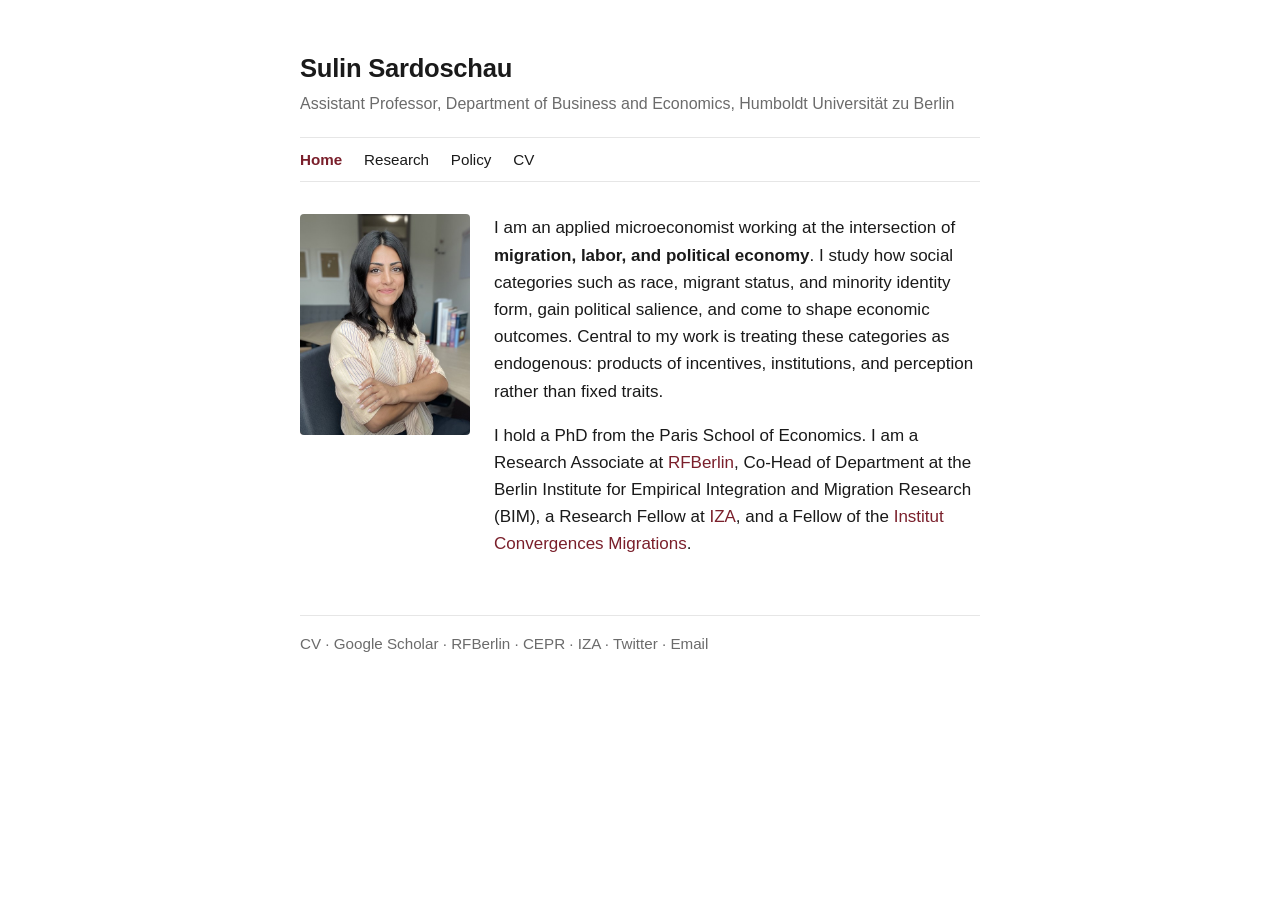
<file: index.html>
<!DOCTYPE html>
<html lang="en">
<head>
  <meta charset="utf-8">
  <meta name="viewport" content="width=device-width, initial-scale=1">
  <meta name="google-site-verification" content="GYNvMcc_ZowfKpRaK0Ktx_W7Y1-iUjccgVQ5-wnjE28" />
  <title>Sulin Sardoschau</title>
  <meta name="description" content="Sulin Sardoschau, Assistant Professor at the Department of Business and Economics, Humboldt Universität zu Berlin. Research on migration, labor, and political economy.">
  <link rel="canonical" href="https://sulinsardoschau.com/">
  <link rel="icon" href="assets/favicon.png">
  <!-- Social / link previews -->
  <meta property="og:title" content="Sulin Sardoschau">
  <meta property="og:description" content="Assistant Professor, Department of Business and Economics, Humboldt Universität zu Berlin. Migration, labor, and political economy.">
  <meta property="og:type" content="website">
  <meta property="og:url" content="https://sulinsardoschau.com/">
  <link rel="stylesheet" href="style.css">
</head>
<body>
<div class="wrap">

  <p class="site-name"><a href="index.html">Sulin Sardoschau</a></p>
  <p class="site-title">Assistant Professor, Department of Business and Economics,
     Humboldt Universit&auml;t zu Berlin</p>

  <nav>
    <a href="index.html" class="active">Home</a>
    <a href="research.html">Research</a>
    <a href="policy.html">Policy</a>
    <a href="https://drive.google.com/file/d/1nK-u_p-wI5-oH2JYUYDL7Tj1EiDbWg0f/view?usp=sharing">CV</a>
  </nav>

  <div class="intro">
    <img src="assets/photo.jpg" alt="Sulin Sardoschau">
    <div class="lede">
      <p>I am an applied microeconomist working at the intersection of <strong>migration,
      labor, and political economy</strong>. I study how social categories such as race,
      migrant status, and minority identity form, gain political salience, and come to
      shape economic outcomes. Central to my work is treating these categories as
      endogenous: products of incentives, institutions, and perception rather than fixed
      traits.</p>

      <p>I hold a PhD from the Paris School of Economics. I am a Research Associate at
      <a href="https://www.rfberlin.com/">RFBerlin</a>, Co-Head of Department at the
      Berlin Institute for Empirical Integration and Migration Research (BIM), a Research
      Fellow at <a href="https://www.iza.org/">IZA</a>, and a Fellow of the
      <a href="https://www.icmigrations.cnrs.fr/">Institut Convergences Migrations</a>.</p>
    </div>
  </div>

  <p class="contact">
    <a href="https://drive.google.com/file/d/1nK-u_p-wI5-oH2JYUYDL7Tj1EiDbWg0f/view?usp=sharing">CV</a> &middot;
    <a href="https://scholar.google.com/citations?user=GlSrxyEAAAAJ">Google&nbsp;Scholar</a> &middot;
    <a href="https://www.rfberlin.com/staff/sulin-sardoschau">RFBerlin</a> &middot;
    <a href="https://cepr.org/about/people/sulin-sardoschau">CEPR</a> &middot;
    <a href="https://www.iza.org/people/affiliates/30491/sulin-sardoschau">IZA</a> &middot;
    <a href="https://twitter.com/sardoschau">Twitter</a> &middot;
    <a href="mailto:sulin.sardoschau@hu-berlin.de">Email</a>
  </p>

</div>
</body>
</html>
</file>
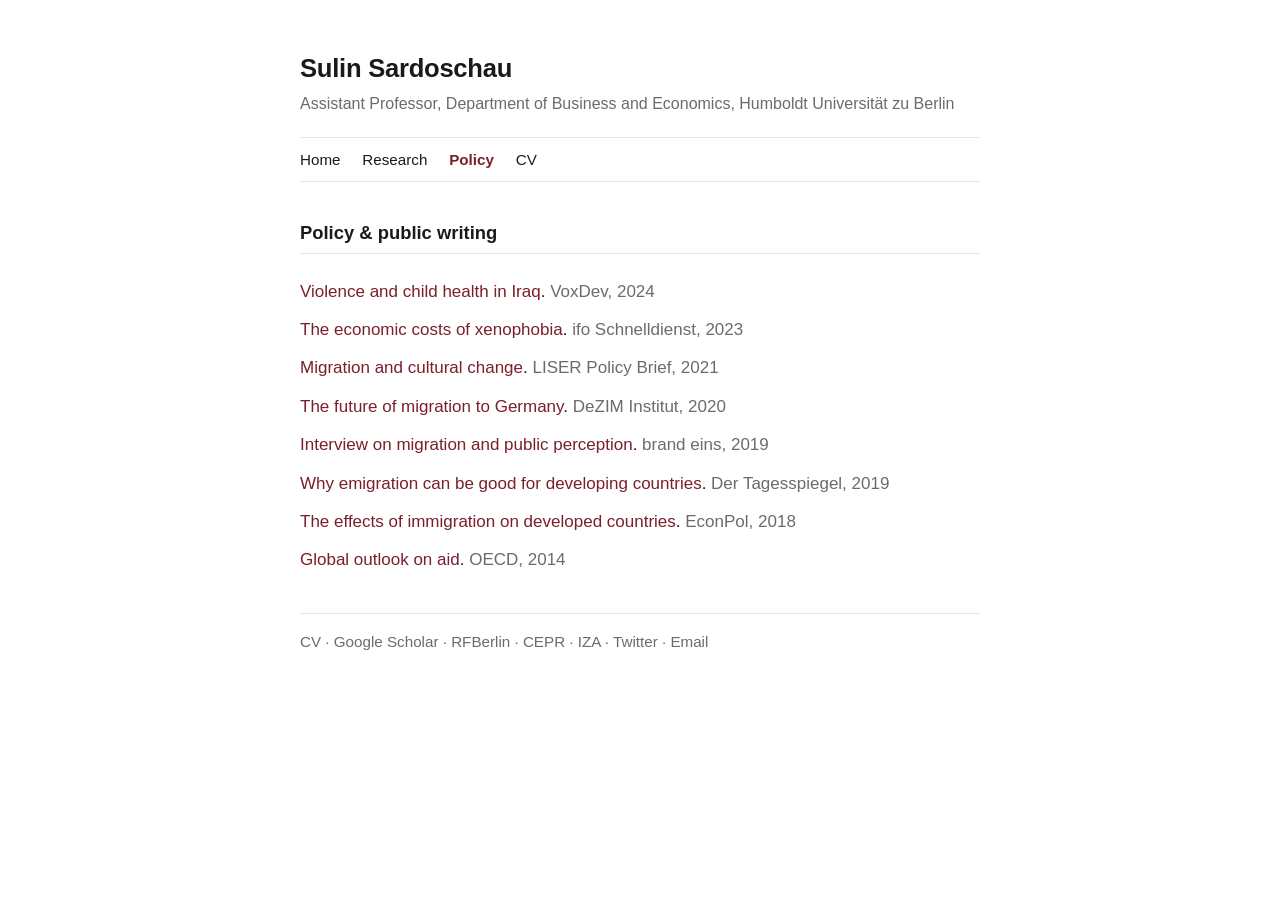
<file: policy.html>
<!DOCTYPE html>
<html lang="en">
<head>
  <meta charset="utf-8">
  <meta name="viewport" content="width=device-width, initial-scale=1">
  <title>Policy | Sulin Sardoschau</title>
  <meta name="description" content="Policy writing and public-facing pieces by Sulin Sardoschau on migration and integration.">
  <link rel="canonical" href="https://sulinsardoschau.com/policy.html">
  <link rel="icon" href="assets/favicon.png">
  <link rel="stylesheet" href="style.css">
</head>
<body>
<div class="wrap">

  <p class="site-name"><a href="index.html">Sulin Sardoschau</a></p>
  <p class="site-title">Assistant Professor, Department of Business and Economics,
     Humboldt Universit&auml;t zu Berlin</p>

  <nav>
    <a href="index.html">Home</a>
    <a href="research.html">Research</a>
    <a href="policy.html" class="active">Policy</a>
    <a href="https://drive.google.com/file/d/1nK-u_p-wI5-oH2JYUYDL7Tj1EiDbWg0f/view?usp=sharing">CV</a>
  </nav>

  <h2>Policy &amp; public writing</h2>
  <ul class="writing">
    <li><a href="https://voxdev.org/topic/health/witnessing-violence-during-pregnancy-worsens-childrens-health-conflict-zones">Violence and child health in Iraq</a>. <span class="yr">VoxDev, 2024</span></li>
    <li><a href="https://www.ifo.de/en/publications/2023/journal-complete-issue/ifo-schnelldienst-102023-eu-asylum-integration-policy">The economic costs of xenophobia</a>. <span class="yr">ifo Schnelldienst, 2023</span></li>
    <li><a href="https://liser.elsevierpure.com/ws/files/27008857/policy_brief_02.03_AW.pdf">Migration and cultural change</a>. <span class="yr">LISER Policy Brief, 2021</span></li>
    <li><a href="https://www.dezim-institut.de/fileadmin/Publikationen/Project_Report/The_Future_of_Migration_to_Germany/projekt_report_The_Future_of_Migration_to_Germany.pdf">The future of migration to Germany</a>. <span class="yr">DeZIM Institut, 2020</span></li>
    <li><a href="https://www.brandeins.de/magazine/brand-eins-wirtschaftsmagazin/2019/wahrnehmung/sulin-sardoschau-einwanderung-fremdwahrnehmung">Interview on migration and public perception</a>. <span class="yr">brand eins, 2019</span></li>
    <li><a href="https://www.tagesspiegel.de/politik/fachkraeftezuwanderung-warum-migration-gut-fuer-die-herkunftslaender-ist/24328398.html">Why emigration can be good for developing countries</a>. <span class="yr">Der Tagesspiegel, 2019</span></li>
    <li><a href="https://ideas.repec.org/p/ces/econpr/_5.html">The effects of immigration on developed countries</a>. <span class="yr">EconPol, 2018</span></li>
    <li><a href="http://www.oecd.org/dac/aid-architecture/GlobalOutlookAid-web.pdf">Global outlook on aid</a>. <span class="yr">OECD, 2014</span></li>
  </ul>

  <p class="contact">
    <a href="https://drive.google.com/file/d/1nK-u_p-wI5-oH2JYUYDL7Tj1EiDbWg0f/view?usp=sharing">CV</a> &middot;
    <a href="https://scholar.google.com/citations?user=GlSrxyEAAAAJ">Google&nbsp;Scholar</a> &middot;
    <a href="https://www.rfberlin.com/staff/sulin-sardoschau">RFBerlin</a> &middot;
    <a href="https://cepr.org/about/people/sulin-sardoschau">CEPR</a> &middot;
    <a href="https://www.iza.org/people/affiliates/30491/sulin-sardoschau">IZA</a> &middot;
    <a href="https://twitter.com/sardoschau">Twitter</a> &middot;
    <a href="mailto:sulin.sardoschau@hu-berlin.de">Email</a>
  </p>

</div>
</body>
</html>
</file>
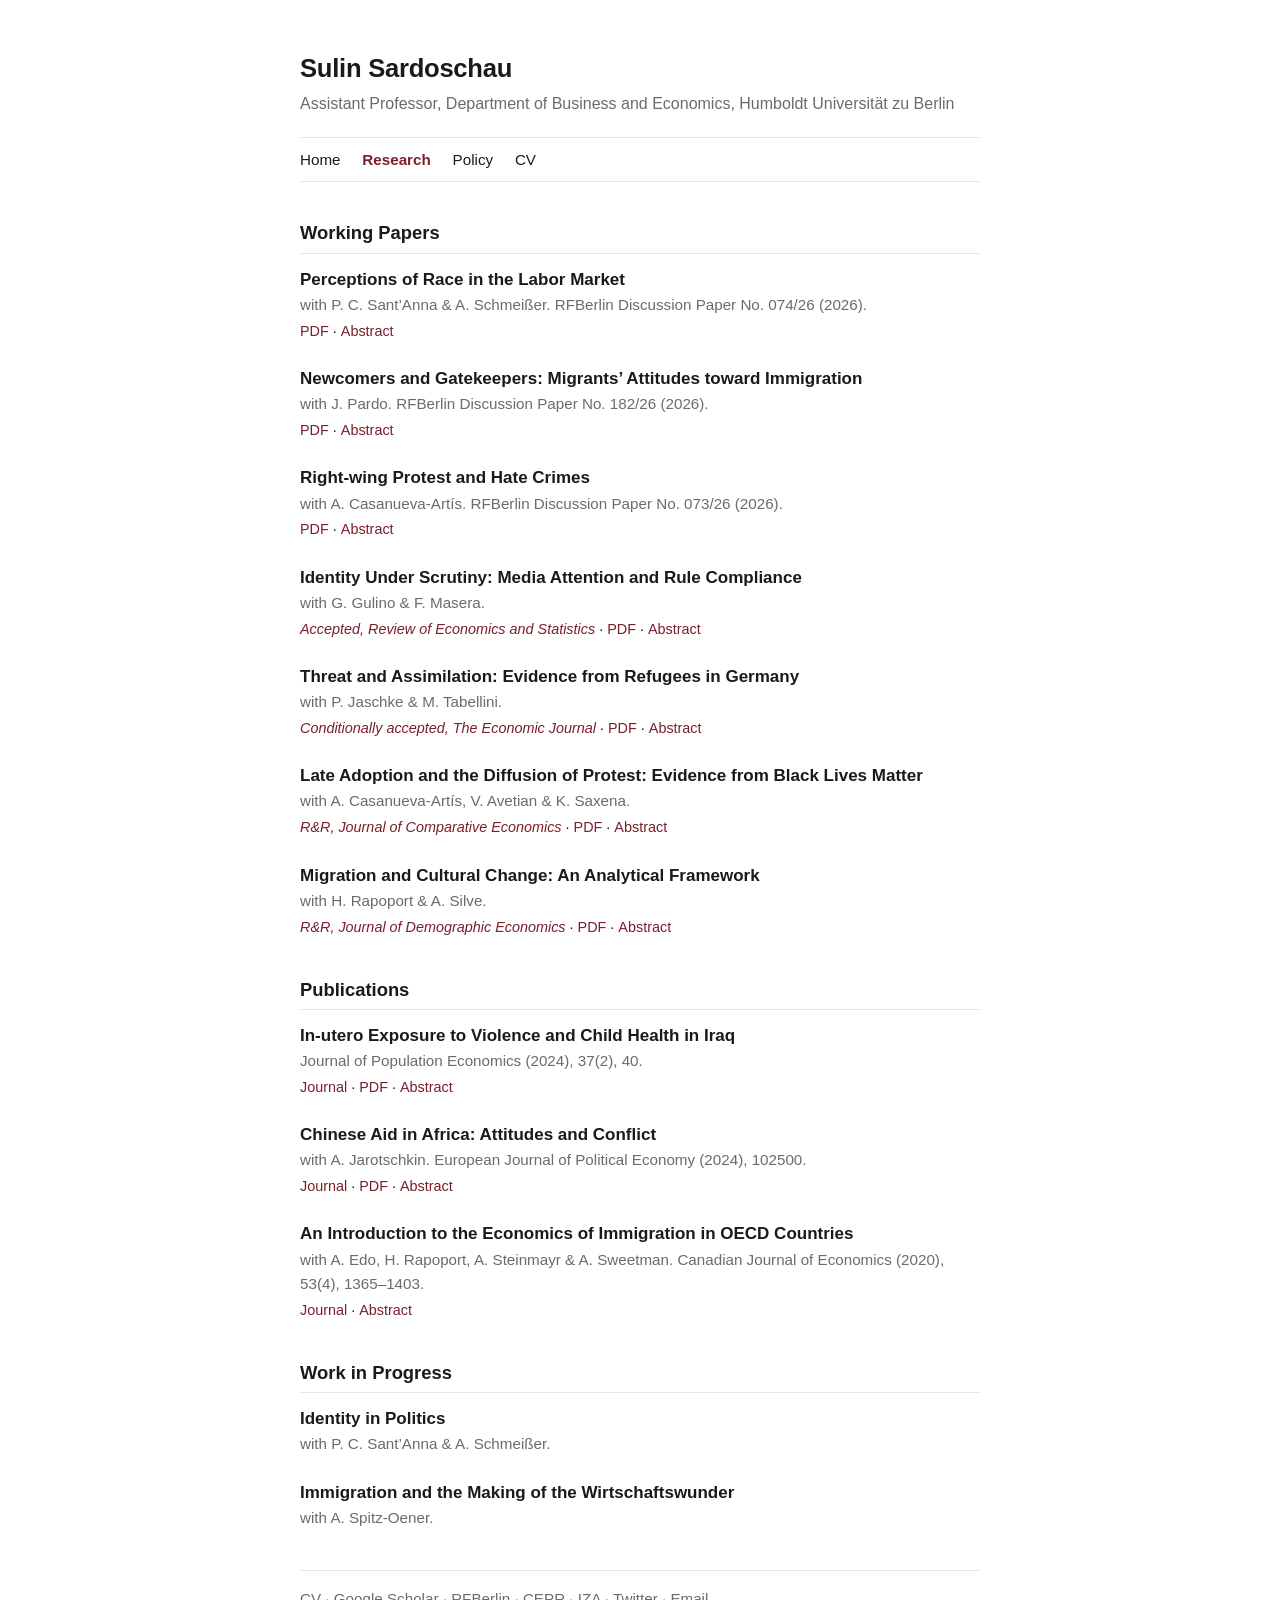
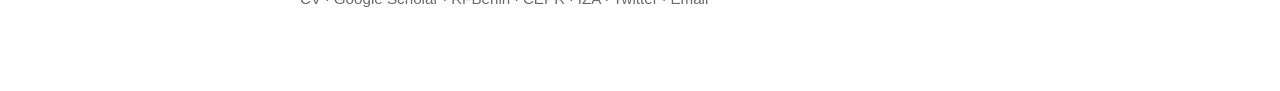
<file: research.html>
<!DOCTYPE html>
<html lang="en">
<head>
  <meta charset="utf-8">
  <meta name="viewport" content="width=device-width, initial-scale=1">
  <title>Research | Sulin Sardoschau</title>
  <meta name="description" content="Research and working papers by Sulin Sardoschau on migration, political economy, and labor.">
  <link rel="canonical" href="https://sulinsardoschau.com/research.html">
  <link rel="icon" href="assets/favicon.png">
  <link rel="stylesheet" href="style.css">
</head>
<body>
<div class="wrap">

  <p class="site-name"><a href="index.html">Sulin Sardoschau</a></p>
  <p class="site-title">Assistant Professor, Department of Business and Economics,
     Humboldt Universit&auml;t zu Berlin</p>

  <nav>
    <a href="index.html">Home</a>
    <a href="research.html" class="active">Research</a>
    <a href="policy.html">Policy</a>
    <a href="https://drive.google.com/file/d/1nK-u_p-wI5-oH2JYUYDL7Tj1EiDbWg0f/view?usp=sharing">CV</a>
  </nav>

  <!-- Order & statuses taken from CV_for_website.pdf (Drive). PDFs link to the
       *_web.pdf files in your Drive Website folder (shared "anyone with link"). -->

  <h2>Working Papers</h2>
  <ul class="papers">
    <li>
      <!-- Mapping CONFIRMED 21.07.2026: the linked PDF is indeed this paper
           (Sant'Anna, Sardoschau, Schmeisser, May 2026). -->
      <span class="ptitle">Perceptions of Race in the Labor Market</span>
      <div class="pmeta">with <a href="https://pedrosant-anna.github.io/">P. C. Sant&rsquo;Anna</a> &amp; <a href="https://www.aikoschmeisser.com/">A. Schmei&szlig;er</a>. <a href="https://www.rfberlin.com/network-paper/perceptions-of-race-in-the-labor-market/">RFBerlin Discussion Paper No. 074/26</a> (2026).</div>
      <div class="plinks"><a href="https://drive.google.com/file/d/1j6wN9Y3yE9d9xpi-ttrLFxTqOhm5kkWy/view?usp=sharing">PDF</a> &middot;
        <details><summary>Abstract</summary>
        <p class="abstract">Empirical studies of racial disparities often treat race as fixed, though
        scholars across disciplines view it as fluid, context-dependent, and observer-specific. We study
        the determinants of racial perception in the labor market and its consequences for measured wage
        disparities. Using linked administrative data on 330,000 workers in Brazil (2003&ndash;2015), we
        observe three racial measures: employer-recorded race from payroll filings, self-identified race
        from electoral records, and phenotype from standardized photographs. Self-identified and
        employer-ascribed race diverge in over 20% of cases, and employers disagree in their
        classification of the same worker. Estimating a &ldquo;race function&rdquo; that captures how
        employers map worker characteristics into racial categories, we find that phenotype matters, but
        so do productivity-relevant characteristics. University-educated workers are 10 pp more likely to
        be classified as White than workers with the same skin tone but no high school degree. Education
        &ldquo;whitens&rdquo; workers even conditional on self-declared race, all visual cues in the
        photographs, and firm-by-occupation fixed effects. Conventional wage-gap estimates based on
        recorded race or skin tone shrink by 80&ndash;90% under a comprehensive set of controls, partly
        because those controls also shape racial classification. We introduce a perception-normalized
        disparity measure that attenuates far less, suggesting conventional estimates overstate how much
        productivity differences explain racial wage gaps.</p>
        </details></div>
    </li>
    <li>
      <span class="ptitle">Newcomers and Gatekeepers: Migrants&rsquo; Attitudes toward Immigration</span>
      <div class="pmeta">with J. Pardo. <a href="https://www.rfberlin.com/network-paper/newcomers-and-gatekeepers-migrants-attitudes-toward-immigration/">RFBerlin Discussion Paper No. 182/26</a> (2026).</div>
      <div class="plinks"><a href="https://drive.google.com/file/d/12yeEL4DUFiaIuXNhiUsB7YL7MlpW-1cV/view?usp=sharing">PDF</a> &middot;
        <details><summary>Abstract</summary>
        <p class="abstract">Do migrants become more anti-immigration over time? How do incumbents react
        to new arrivals? We link large-scale survey data to local immigration flows across 138 European
        regions from 2002 to 2024, identifying effects via a leave-out shift-share instrument within a
        triple-difference design. Immigrants arrive strongly pro-immigration, but support erodes over
        time, halving the native&ndash;immigrant gap within two decades. Exposure to new inflows
        contributes to this convergence: a rising local immigrant share reduces pro-immigration attitudes
        for both groups, with substantially larger effects for first-generation immigrants. Low-skilled
        incumbents respond more to inflow size, high-skilled to newcomers&rsquo; skill composition.</p>
        </details></div>
    </li>
    <li>
      <span class="ptitle">Right-wing Protest and Hate Crimes</span>
      <div class="pmeta">with <a href="https://annalicasanueva.com/">A. Casanueva-Art&iacute;s</a>. <a href="https://www.rfberlin.com/network-paper/right-wing-protest-and-hate-crimes/">RFBerlin Discussion Paper No. 073/26</a> (2026).</div>
      <div class="plinks"><a href="https://drive.google.com/file/d/1WsmTrbAAUF-3xAQc4uKXmYT6p2wcm0hj/view?usp=sharing">PDF</a> &middot;
        <details><summary>Abstract</summary>
        <p class="abstract">This paper examines the impact of right-wing populist mobilization on
        anti-minority violence across 10,000 German municipalities between 2015 and 2019. Exploiting
        variation in weather conditions on scheduled protest days, we show that right-wing protests held
        on pleasant days increase their salience and visibility by attracting larger crowds, generating
        more attention in traditional and social media and subsequently raising the probability of hate
        crimes by 8.6 percentage points. These offenses are carried out predominantly by known,
        recidivist, lone-actor extremists in the aftermath of the protest. Spillovers are substantial:
        downstream newspaper coverage of protests and social media networks transmit violence to
        municipalities that did not host any protest. Our findings highlight a critical externality of
        grass-roots populist movements: they not only drive immediate local violence but also propagate
        it across wider networks.</p>
        </details></div>
    </li>
    <li>
      <span class="ptitle">Identity Under Scrutiny: Media Attention and Rule Compliance</span>
      <div class="pmeta">with <a href="https://sites.google.com/site/giorgiogulino386/home-1">G. Gulino</a> &amp; <a href="https://sites.google.com/site/fgmasera/">F. Masera</a>.</div>
      <div class="plinks"><span class="status">Accepted, Review of Economics and Statistics</span> &middot;
        <a href="https://drive.google.com/file/d/11KQJk-gZwO5oxnIA0_CdEhvCTEUkbnC1/view?usp=sharing">PDF</a> &middot;
        <details><summary>Abstract</summary>
        <p class="abstract">How does media coverage of minorities affect their rule compliance?
        Using data from 800,000 random audits at supermarket self-checkouts in Italy, we show that
        heightened refugee media coverage reduces under-reporting of items among shoppers born in
        major refugee-source countries, but not other migrants or natives. The effect is concentrated
        in the seven days following media exposure and is strongest when refugee coverage is negative
        and highlights criminality. Results are not driven by changes in customer composition or
        perceived audit risk. Instead, our findings suggest that public scrutiny prompts minorities to
        counter negative stereotypes by increasing their compliance.</p>
        </details></div>
    </li>
    <li>
      <span class="ptitle">Threat and Assimilation: Evidence from Refugees in Germany</span>
      <div class="pmeta">with <a href="https://philipp-jaschke.de/">P. Jaschke</a> &amp; <a href="https://www.hbs.edu/faculty/Pages/profile.aspx?facId=1060330">M. Tabellini</a>.</div>
      <div class="plinks"><span class="status">Conditionally accepted, The Economic Journal</span> &middot;
        <a href="https://drive.google.com/file/d/1MeC06a1trnIGdHw80uq1I7SEx6BFzaUZ/view?usp=sharing">PDF</a> &middot;
        <details><summary>Abstract</summary>
        <p class="abstract">This paper studies the effects of local threat on the cultural assimilation
        and economic integration of refugees, exploiting plausibly exogenous variation in their
        allocation across German regions between 2013 and 2016. We use representative survey data and
        administrative records to measure cultural preferences as well as employment, earnings, and job
        characteristics of refugees and German residents, and construct a threat index that integrates
        contemporaneous and historical variables on xenophobia at the local level. We document that
        refugees assigned to more hostile regions converge to Germans&rsquo; stated preferences more
        rapidly, but do not find a job more quickly and experience slower earnings growth. We provide
        evidence that, by heightening threat perceptions, local hostility prompts refugees to adopt
        German culture more quickly. However, higher discrimination in these regions slows down
        refugees&rsquo; successful integration.</p>
        </details></div>
    </li>
    <li>
      <span class="ptitle">Late Adoption and the Diffusion of Protest: Evidence from Black Lives Matter</span>
      <div class="pmeta">with <a href="https://annalicasanueva.com/">A. Casanueva-Art&iacute;s</a>, <a href="https://vladimir-avetian.github.io/">V. Avetian</a> &amp; <a href="https://www.kritikasaxena.com/">K. Saxena</a>.</div>
      <div class="plinks"><span class="status">R&amp;R, Journal of Comparative Economics</span> &middot;
        <a href="https://drive.google.com/file/d/1e2FHeFNA7x1JbcPkq8RvYfae_oVTi_NA/view?usp=sharing">PDF</a> &middot;
        <details><summary>Abstract</summary>
        <p class="abstract">This paper studies how late adoption of social media influences political
        mobilization across space. We focus on the diffusion of the Black Lives Matter (BLM) movement in
        2020 and exploit a preceding surge in Twitter adoption to examine whether these new users spurred
        protest activity in U.S. counties without prior BLM protest. For identification, we construct a
        push-pull instrument that combines historical Twitter networks with quasi-random shocks to late
        adoption. Our results show that a 1% increase in new users raised the probability of protest by
        0.4 percentage points and BLM-related tweeting by 0.8%. Survey evidence suggests that persuasion
        played a central role in spreading BLM support to new locations.</p>
        </details></div>
    </li>
    <li>
      <span class="ptitle">Migration and Cultural Change: An Analytical Framework</span>
      <div class="pmeta">with <a href="https://sites.google.com/view/hillel-rapoport">H. Rapoport</a> &amp; <a href="https://sites.google.com/site/arthursilve/">A. Silve</a>.</div>
      <div class="plinks"><span class="status">R&amp;R, Journal of Demographic Economics</span> &middot;
        <a href="https://drive.google.com/file/d/1ZTjPvwDIDVW1vL1IVJ_zTsvhlgF9tZmQ/view?usp=sharing">PDF</a> &middot;
        <details><summary>Abstract</summary>
        <p class="abstract">Migration is a central driver of cultural change, yet existing evidence is
        dispersed across mechanisms that are rarely analyzed jointly. This paper introduces a unifying
        theoretical framework in which selection into migration is central: emigrants are an atypical
        subset of the origin population, generating immediate compositional shifts in both origin and
        destination countries. Over time, assimilation, dissemination, and cultural remittances may
        either magnify or offset these initial effects, depending on contact patterns, incentives, and
        diaspora connectivity. The framework organizes the empirical literature into comparable channels,
        clarifies the conditions under which migration produces cultural convergence or divergence, and
        delineates the data and research designs required to identify the underlying mechanisms.</p>
        </details></div>
    </li>
  </ul>

  <h2>Publications</h2>
  <ul class="papers">
    <li>
      <span class="ptitle">In-utero Exposure to Violence and Child Health in Iraq</span>
      <div class="pmeta">Journal of Population Economics (2024), 37(2), 40.</div>
      <div class="plinks"><a href="https://doi.org/10.1007/s00148-024-01018-7">Journal</a> &middot;
        <a href="https://drive.google.com/file/d/1EXYqMfQzjY56mgWtwqJxFD-bwm_ukD1c/view?usp=sharing">PDF</a> &middot;
        <details><summary>Abstract</summary>
        <p class="abstract">This paper examines the impact of exposure to violence during pregnancy on
        anthropometric and cognitive outcomes of children in the medium-run. I combine detailed
        household-level data on more than 36,000 children with geo-coded information on civilian
        casualties in the aftermath of the US invasion of Iraq between 2003 and 2009 and exploit within
        mother differences in prenatal exposure to violence. I find that one violent incident during
        pregnancy decreases height and weight for age scores by 0.13 standard deviations and lowers
        cognitive and behavioral skills of children. Leveraging information on the severity, type and
        perpetrator of violence, I isolate the effect of stress from access to prenatal care. I show that
        the results hold when restricting attention to incidents with little impact on the local
        infrastructure and are largest for more stressful events; primarily those that target the
        civilian population and involve execution and torture.</p>
        </details></div>
    </li>
    <li>
      <span class="ptitle">Chinese Aid in Africa: Attitudes and Conflict</span>
      <div class="pmeta">with A. Jarotschkin. European Journal of Political Economy (2024), 102500.</div>
      <div class="plinks"><a href="https://doi.org/10.1016/j.ejpoleco.2024.102500">Journal</a> &middot;
        <a href="https://drive.google.com/file/d/1EYwr3tyYb2Jnkyb3ENa-QJuCPmip6DqE/view?usp=sharing">PDF</a> &middot;
        <details><summary>Abstract</summary>
        <p class="abstract">This paper investigates the impact of Chinese aid projects on conflict and
        attitudes towards China for 820 African districts between 2000 and 2012. We use detailed,
        geo-coded information on aid sectors, types of conflict as well as survey data on attitudes
        towards China and leverage two instrumental variable strategies to argue for a causal link. Our
        findings align with previous studies, showing that the presence of aid projects increases
        conflict, specifically civilian riots, in Western, Eastern, and Southern African districts.
        However, we discover that conflict is driven by pure financial flows in the form of budget
        support, i.e. aid projects without physical Chinese presence. We also find that exposure to
        Chinese aid in the past does not negatively impact attitudes towards China. We take this as
        evidence for conflict as a result of competition for resources rather than a specific animosity
        towards China.</p>
        </details></div>
    </li>
    <li>
      <span class="ptitle">An Introduction to the Economics of Immigration in OECD Countries</span>
      <div class="pmeta">with <a href="https://sites.google.com/site/anthonyedohome/">A. Edo</a>, <a href="https://sites.google.com/view/hillel-rapoport">H. Rapoport</a>, <a href="https://www.andreassteinmayr.net/">A. Steinmayr</a> &amp; <a href="https://experts.mcmaster.ca/display/asweet">A. Sweetman</a>.
        Canadian Journal of Economics (2020), 53(4), 1365&ndash;1403.</div>
      <div class="plinks"><a href="https://doi.org/10.1111/caje.12482">Journal</a> &middot;
        <details><summary>Abstract</summary>
        <p class="abstract">The share of the foreign-born population in member countries of the OECD is
        increasing, and this article summarizes economics research on the effects of immigration in those
        nations. Four broad topics are addressed: labour market issues, fiscal questions, the political
        economy of immigration, and productivity and international trade. Extreme concerns about
        deleterious labour market and fiscal impacts following from new immigrants are not found to be
        warranted. However, it is also clear that government policies and practices regarding the
        selection and integration of new migrants affect labour market, fiscal, social and cultural
        outcomes. Policies that are well informed, well crafted and well executed beneficially improve
        population welfare.</p>
        </details></div>
    </li>
  </ul>

  <h2>Work in Progress</h2>
  <ul class="papers">
    <li><span class="ptitle">Identity in Politics</span>
      <div class="pmeta">with <a href="https://pedrosant-anna.github.io/">P. C. Sant&rsquo;Anna</a> &amp; <a href="https://www.aikoschmeisser.com/">A. Schmei&szlig;er</a>.</div></li>
    <li><span class="ptitle">Immigration and the Making of the Wirtschaftswunder</span>
      <div class="pmeta">with <a href="https://alexandra-spitzoener.com/">A. Spitz-Oener</a>.</div></li>
  </ul>

  <p class="contact">
    <a href="https://drive.google.com/file/d/1nK-u_p-wI5-oH2JYUYDL7Tj1EiDbWg0f/view?usp=sharing">CV</a> &middot;
    <a href="https://scholar.google.com/citations?user=GlSrxyEAAAAJ">Google&nbsp;Scholar</a> &middot;
    <a href="https://www.rfberlin.com/staff/sulin-sardoschau">RFBerlin</a> &middot;
    <a href="https://cepr.org/about/people/sulin-sardoschau">CEPR</a> &middot;
    <a href="https://www.iza.org/people/affiliates/30491/sulin-sardoschau">IZA</a> &middot;
    <a href="https://twitter.com/sardoschau">Twitter</a> &middot;
    <a href="mailto:sulin.sardoschau@hu-berlin.de">Email</a>
  </p>

</div>
</body>
</html>
</file>
<file: style.css>
/* Sulin Sardoschau — personal site
   Minimal, text-first, fast. No external dependencies. */

:root {
  --ink: #1a1a1a;
  --muted: #6b6b6b;
  --line: #e6e6e6;
  --link: #7a1f2b;        /* deep maroon accent */
  --link-hover: #a83244;
  --maxw: 720px;
}

* { box-sizing: border-box; }

html { -webkit-text-size-adjust: 100%; }

body {
  margin: 0;
  color: var(--ink);
  background: #fff;
  font-family: -apple-system, BlinkMacSystemFont, "Segoe UI", Roboto,
               Helvetica, Arial, sans-serif;
  font-size: 17px;
  line-height: 1.6;
  -webkit-font-smoothing: antialiased;
}

.wrap {
  max-width: var(--maxw);
  margin: 0 auto;
  padding: 3rem 1.25rem 4rem;
}

/* ---- Header / name ---- */
.site-name {
  font-size: 1.6rem;
  font-weight: 700;
  letter-spacing: -0.01em;
  margin: 0 0 0.15rem;
}
.site-name a { color: var(--ink); text-decoration: none; }
.site-title {
  color: var(--muted);
  font-size: 1rem;
  margin: 0 0 1.25rem;
}

/* ---- Navigation ---- */
nav {
  border-top: 1px solid var(--line);
  border-bottom: 1px solid var(--line);
  padding: 0.6rem 0;
  margin-bottom: 2rem;
  font-size: 0.95rem;
}
nav a {
  color: var(--ink);
  text-decoration: none;
  margin-right: 1.1rem;
}
nav a:hover { color: var(--link); }
nav a.active { color: var(--link); font-weight: 600; }

/* ---- Links ---- */
a { color: var(--link); text-decoration: none; }
a:hover { color: var(--link-hover); text-decoration: underline; }

/* ---- Landing ---- */
.intro { display: flex; gap: 1.5rem; align-items: flex-start; }
.intro img {
  width: 170px; height: auto;
  border-radius: 4px; flex-shrink: 0;
}
.intro .lede p { margin-top: 0; }
@media (max-width: 560px) {
  .intro { flex-direction: column; }
  .intro img { width: 150px; }
}

/* ---- Sections ---- */
h2 {
  font-size: 1.15rem;
  margin: 2.25rem 0 0.75rem;
  padding-bottom: 0.3rem;
  border-bottom: 1px solid var(--line);
}

/* ---- Paper list ---- */
.papers { list-style: none; padding: 0; margin: 0; }
.papers li { margin: 0 0 1.4rem; }
.papers .ptitle { font-weight: 600; }
.papers .pmeta { color: var(--muted); font-size: 0.95rem; }
/* Coauthor name links: look identical to the surrounding meta text, just clickable. */
.papers .pmeta a { color: var(--muted); text-decoration: none; }
.papers .pmeta a:hover { color: var(--muted); text-decoration: underline; }
.papers .plinks { font-size: 0.9rem; margin-top: 0.15rem; }
.papers .status { color: var(--link); font-style: italic; }

/* Abstract toggle — <details> styled to sit inline with the PDF/Journal links.
   No JS: native disclosure widget, works with keyboard and without scripting. */
.papers details { display: inline; }
.papers details > summary {
  display: inline;
  list-style: none;          /* hide default triangle (Firefox) */
  cursor: pointer;
  color: var(--link);
}
.papers details > summary::-webkit-details-marker { display: none; }  /* Safari/Chrome */
.papers details > summary:hover { color: var(--link-hover); text-decoration: underline; }
.papers details[open] > summary { font-weight: 600; }
.papers .abstract {
  display: block;
  margin: 0.5rem 0 0.2rem;
  padding-left: 0.85rem;
  border-left: 2px solid var(--line);
  font-size: 0.92rem;
  line-height: 1.55;
  color: #333;
  text-align: justify;
  hyphens: auto;
}

/* ---- Minimalist writing list (Policy page) ---- */
.writing { list-style: none; padding: 0; margin: 1.5rem 0 0; }
.writing li { margin: 0 0 0.7rem; }
.writing .yr { color: var(--muted); }

/* ---- Footer contact row ---- */
.contact {
  margin-top: 2.5rem;
  padding-top: 1rem;
  border-top: 1px solid var(--line);
  color: var(--muted);
  font-size: 0.95rem;
}
.contact a { color: var(--muted); }
.contact a:hover { color: var(--link); }
</file>
